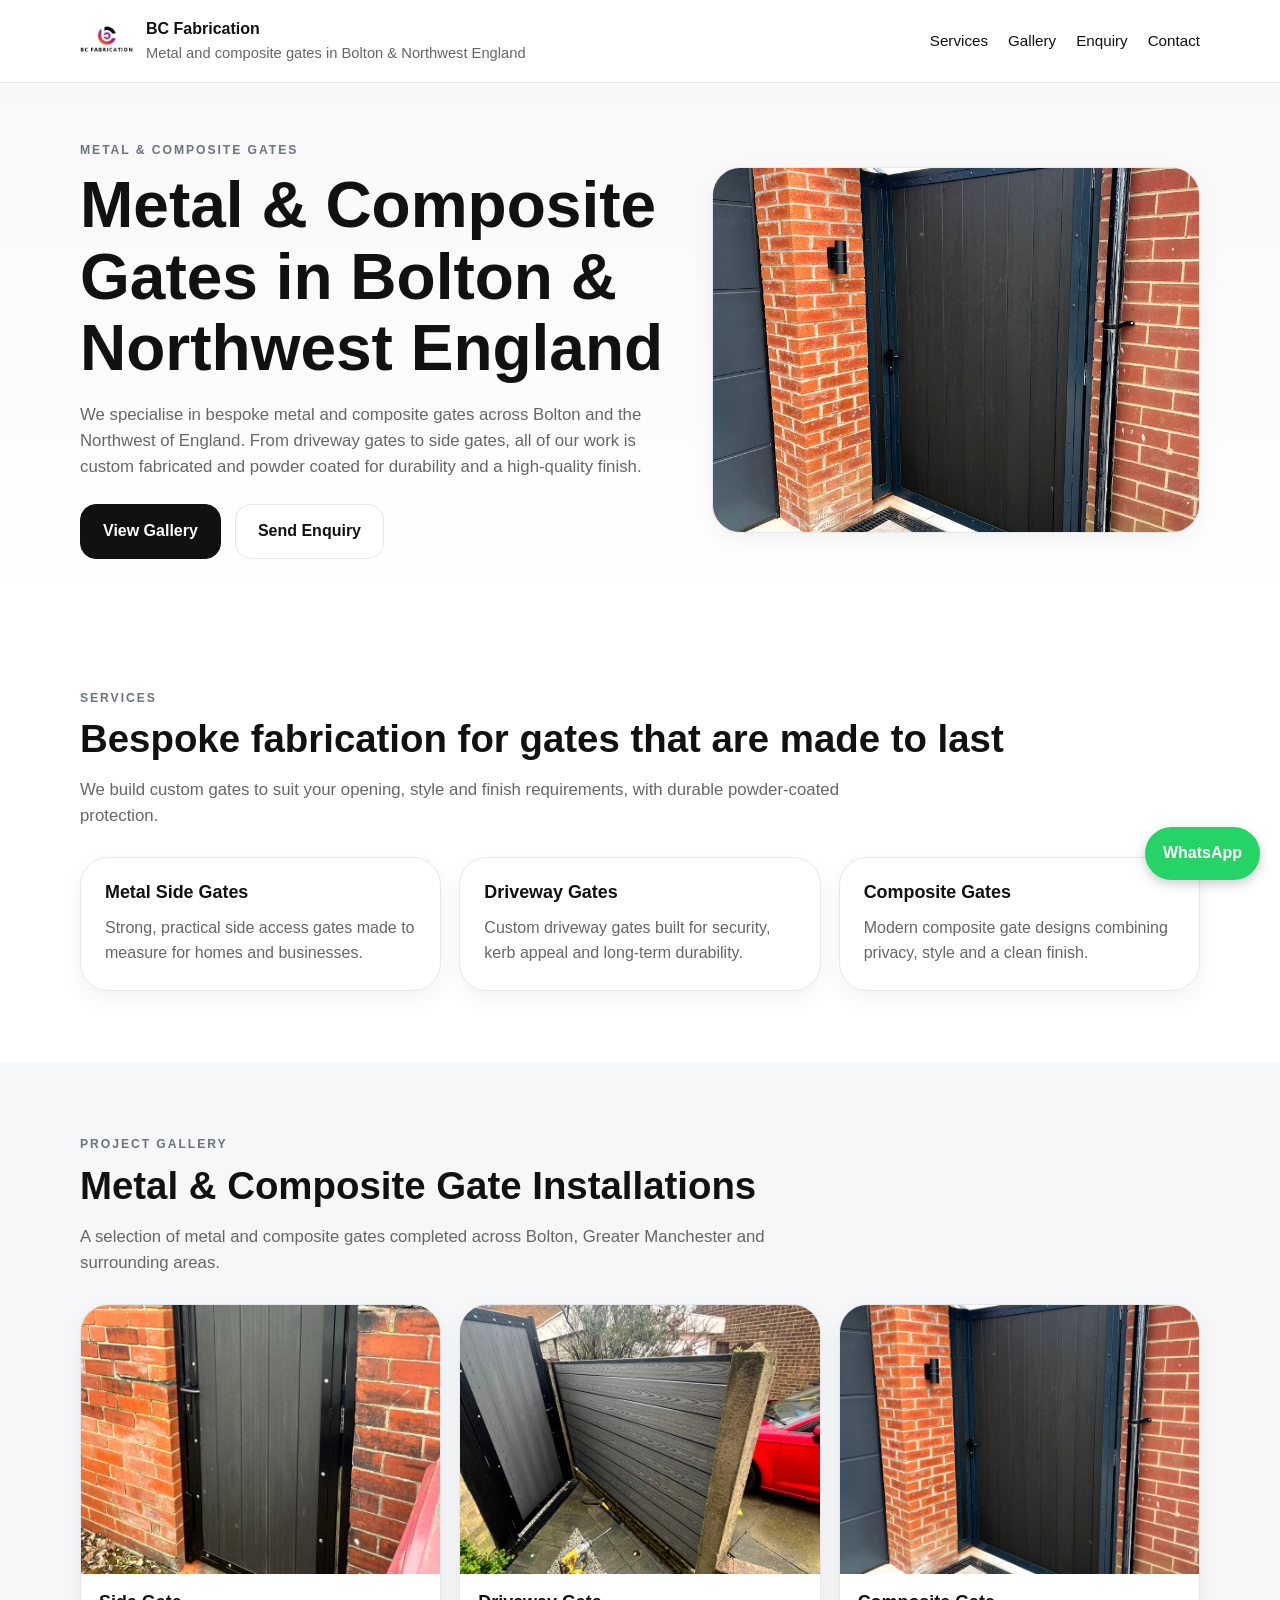
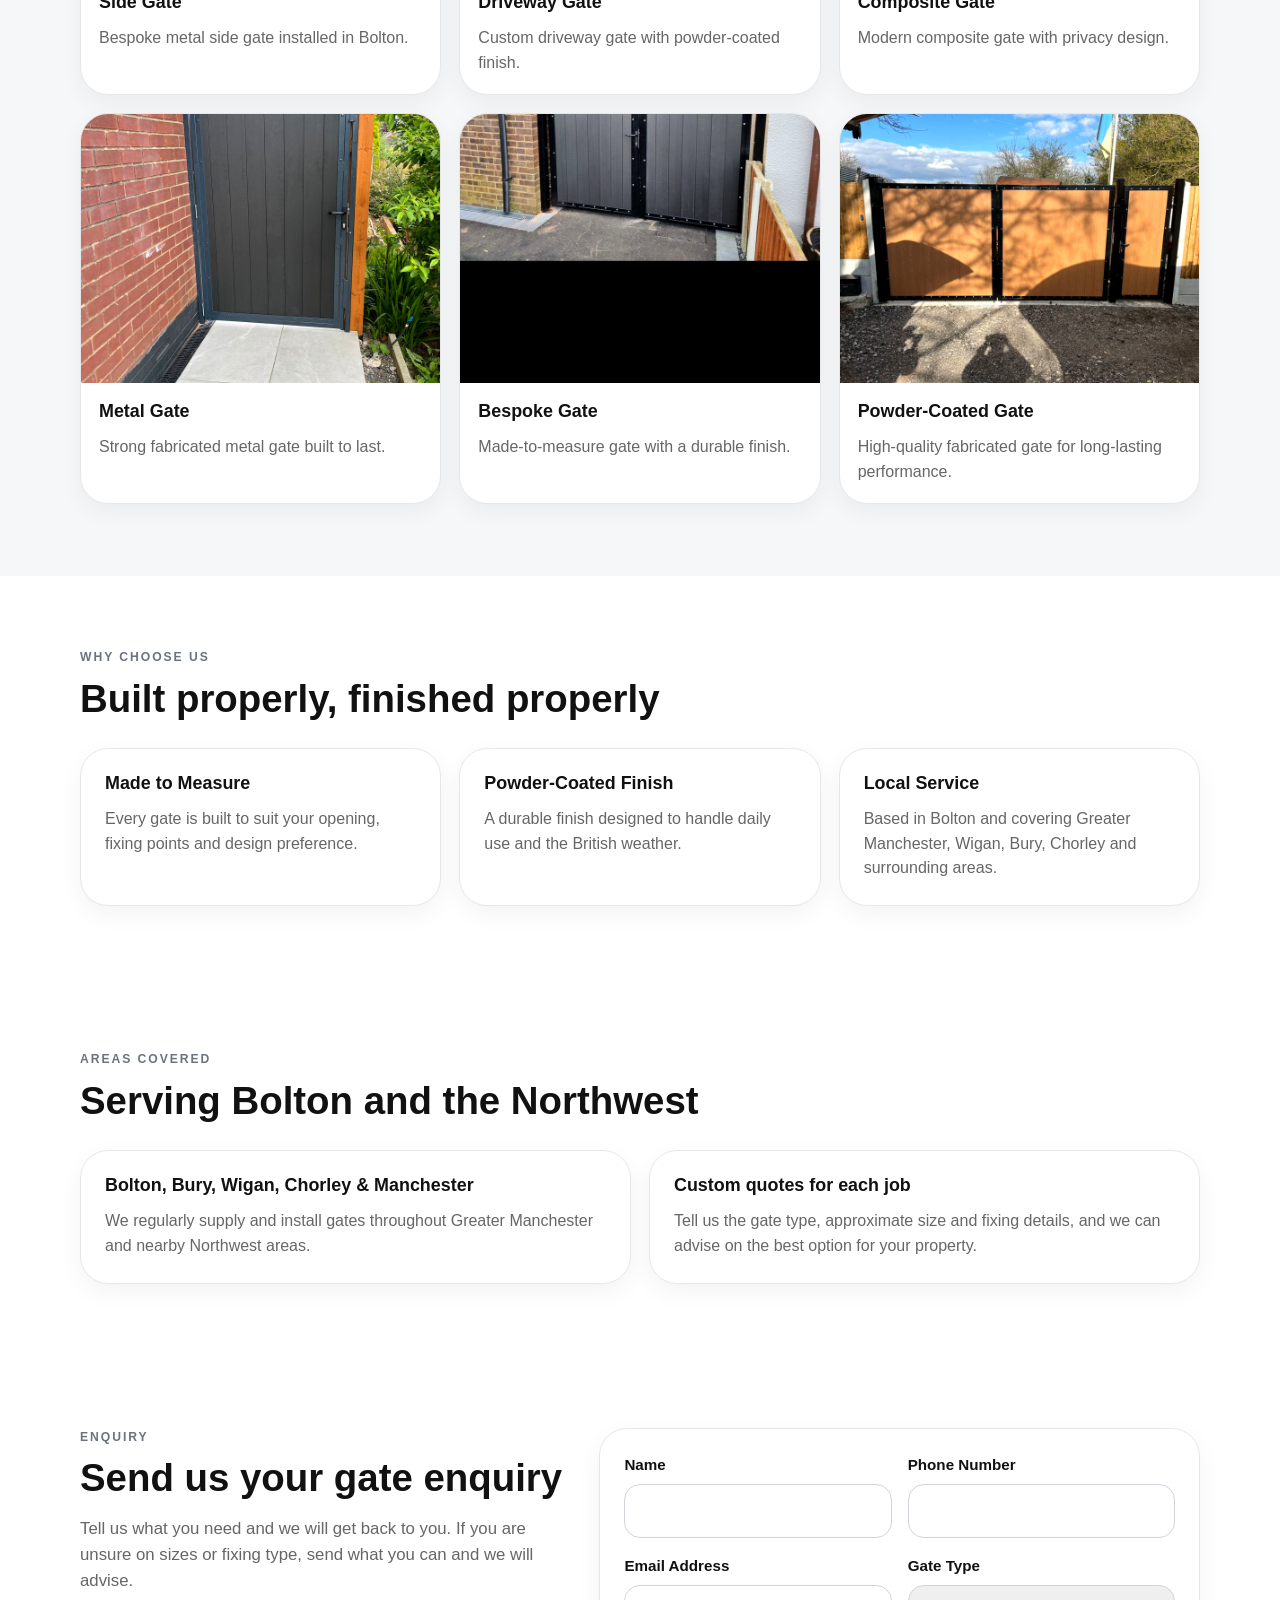
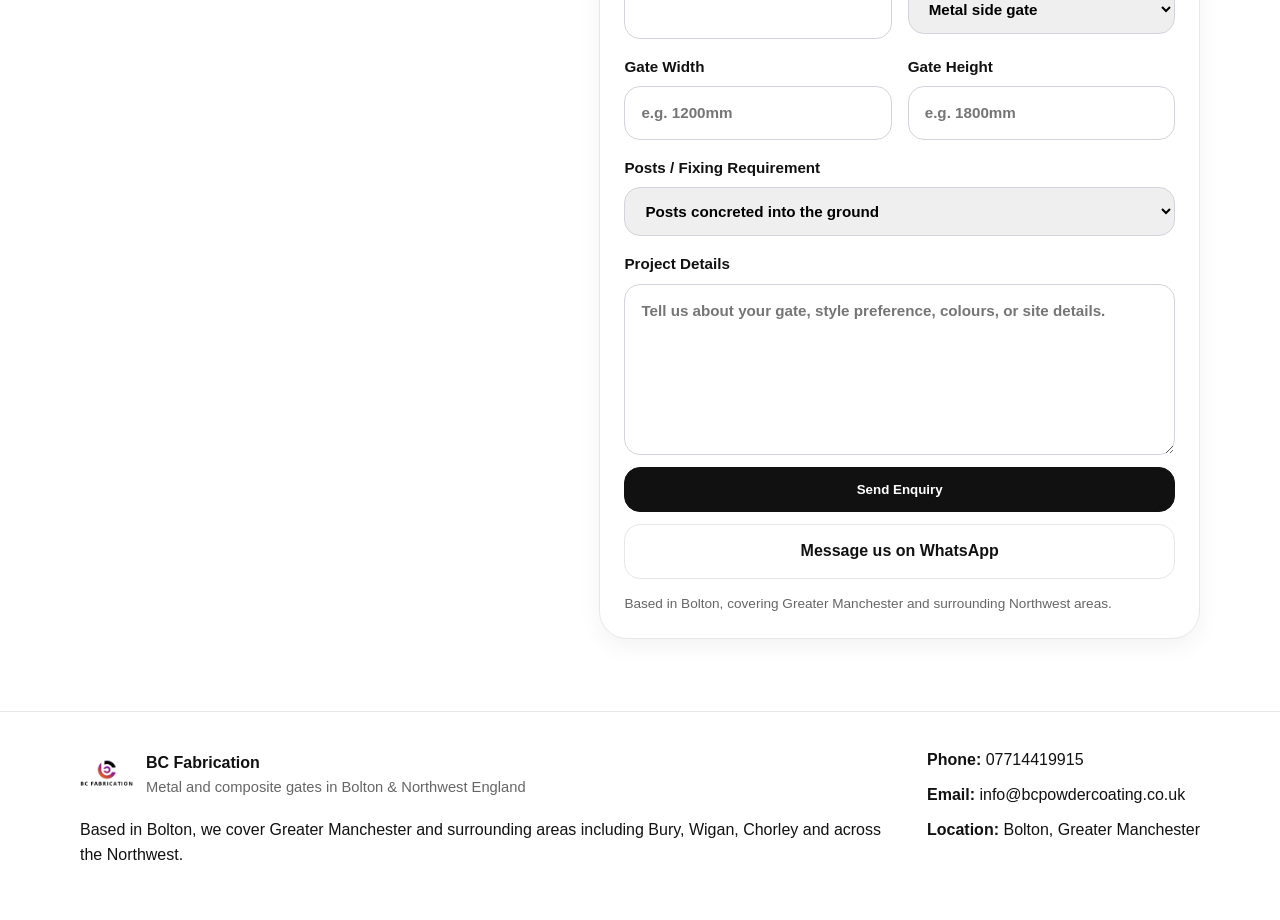
<file: index.html>
<!doctype html>
<html lang="en">
<head>
  <meta name="google-site-verification" content="Cmn-dmD35p4YEmpDcNXfQOdMS09CkMtO0Z_Y85QKth4">
  <meta charset="utf-8">
  <meta name="viewport" content="width=device-width,initial-scale=1">

  <title>Metal & Composite Gates in Bolton | BC Fabrication</title>
  <meta name="description" content="Bespoke metal and composite gates in Bolton and across the Northwest. Custom fabrication, driveway gates, side gates and powder coating services.">
  <meta name="keywords" content="metal gates Bolton, composite gates Northwest, driveway gates Manchester, fabrication Bolton, powder coated gates UK">

  <link rel="stylesheet" href="styles.css">
</head>
<body>
  <header class="site-header">
    <div class="container nav">
      <a class="brand" href="#top">
        <img src="assets/logo.jpg" alt="BC Fabrication logo">
        <div>
          <strong>BC Fabrication</strong>
          <span>Metal and composite gates in Bolton &amp; Northwest England</span>
        </div>
      </a>

      <nav class="site-nav">
        <a href="#services">Services</a>
        <a href="#gallery">Gallery</a>
        <a href="#enquiry">Enquiry</a>
        <a href="#contact">Contact</a>
      </nav>
    </div>
  </header>

  <main id="top">
    <section class="hero">
      <div class="container hero-grid">
        <div class="hero-copy">
          <p class="eyebrow">METAL &amp; COMPOSITE GATES</p>
          <h1>Metal &amp; Composite Gates in Bolton &amp; Northwest England</h1>
          <p class="lead">
            We specialise in bespoke metal and composite gates across Bolton and the Northwest of England.
            From driveway gates to side gates, all of our work is custom fabricated and powder coated for
            durability and a high-quality finish.
          </p>

          <div class="hero-actions">
            <a class="btn btn-dark" href="#gallery">View Gallery</a>
            <a class="btn btn-light" href="#enquiry">Send Enquiry</a>
          </div>
        </div>

        <div class="hero-card"><img src="assets/gallery-03.jpg" alt="BC Fabrication featured gate">
        </div>
      </div>
    </section>

    <section id="services" class="section">
      <div class="container">
        <p class="eyebrow">SERVICES</p>
        <h2>Bespoke fabrication for gates that are made to last</h2>
        <p class="section-intro">
          We build custom gates to suit your opening, style and finish requirements, with durable powder-coated protection.
        </p>

        <div class="cards three">
          <article class="card">
            <h3>Metal Side Gates</h3>
            <p>Strong, practical side access gates made to measure for homes and businesses.</p>
          </article>

          <article class="card">
            <h3>Driveway Gates</h3>
            <p>Custom driveway gates built for security, kerb appeal and long-term durability.</p>
          </article>

          <article class="card">
            <h3>Composite Gates</h3>
            <p>Modern composite gate designs combining privacy, style and a clean finish.</p>
          </article>
        </div>
      </div>
    </section>

    <section id="gallery" class="section section-alt">
      <div class="container">
        <p class="eyebrow">PROJECT GALLERY</p>
      <h2>Metal & Composite Gate Installations</h2>
        <p class="section-intro">
          A selection of metal and composite gates completed across Bolton, Greater Manchester and surrounding areas.
        </p>

        <div class="gallery" id="galleryGrid"></div>
      </div>
    </section>

    <section class="section">
      <div class="container">
        <p class="eyebrow">WHY CHOOSE US</p>
        <h2>Built properly, finished properly</h2>

        <div class="cards three">
          <article class="card">
            <h3>Made to Measure</h3>
            <p>Every gate is built to suit your opening, fixing points and design preference.</p>
          </article>

          <article class="card">
            <h3>Powder-Coated Finish</h3>
            <p>A durable finish designed to handle daily use and the British weather.</p>
          </article>

          <article class="card">
            <h3>Local Service</h3>
            <p>Based in Bolton and covering Greater Manchester, Wigan, Bury, Chorley and surrounding areas.</p>
          </article>
        </div>
      </div>
    </section>

    <section class="section">
      <div class="container">
        <p class="eyebrow">AREAS COVERED</p>
        <h2>Serving Bolton and the Northwest</h2>

        <div class="cards two">
          <article class="card">
            <h3>Bolton, Bury, Wigan, Chorley &amp; Manchester</h3>
            <p>We regularly supply and install gates throughout Greater Manchester and nearby Northwest areas.</p>
          </article>

          <article class="card">
            <h3>Custom quotes for each job</h3>
            <p>Tell us the gate type, approximate size and fixing details, and we can advise on the best option for your property.</p>
          </article>
        </div>
      </div>
    </section>

    <section id="enquiry" class="section enquiry-section">
      <div class="container enquiry-grid">
        <div>
          <p class="eyebrow">ENQUIRY</p>
          <h2>Send us your gate enquiry</h2>
          <p class="section-intro">
            Tell us what you need and we will get back to you. If you are unsure on sizes or fixing type, send what you can and we will advise.
          </p>
        </div>

        <form class="enquiry-form" name="gate-enquiry" method="POST" data-netlify="true" netlify>
          <input type="hidden" name="form-name" value="gate-enquiry">

          <div class="field-grid">
            <label>
              Name
              <input type="text" name="name" required>
            </label>

            <label>
              Phone Number
              <input type="tel" name="phone" required>
            </label>

            <label>
              Email Address
              <input type="email" name="email" required>
            </label>

            <label>
              Gate Type
              <select name="gate_type">
                <option>Metal side gate</option>
                <option>Composite side gate</option>
                <option>Metal driveway gate</option>
                <option>Composite driveway gate</option>
                <option>Not sure yet</option>
              </select>
            </label>

            <label>
              Gate Width
              <input type="text" name="width" placeholder="e.g. 1200mm">
            </label>

            <label>
              Gate Height
              <input type="text" name="height" placeholder="e.g. 1800mm">
            </label>

            <label class="full">
              Posts / Fixing Requirement
              <select name="fixing">
                <option>Posts concreted into the ground</option>
                <option>Fixed to existing concrete posts</option>
                <option>Fitted between brick walls</option>
                <option>Not sure - need advice</option>
              </select>
            </label>

            <label class="full">
              Project Details
              <textarea name="details" rows="6" placeholder="Tell us about your gate, style preference, colours, or site details."></textarea>
            </label>
          </div>

          <button class="btn btn-dark wide" type="submit">Send Enquiry</button>

          <a
            href="https://wa.me/447714419915?text=Hi%20I%20would%20like%20a%20quote%20for%20a%20gate"
            class="btn btn-light wide"
            target="_blank"
            rel="noopener noreferrer"
          >
            Message us on WhatsApp
          </a>

          <p class="fine-print">
            Based in Bolton, covering Greater Manchester and surrounding Northwest areas.
          </p>
        </form>
      </div>
    </section>
  </main>

  <footer id="contact" class="site-footer">
    <div class="container footer-grid">
      <div>
        <div class="brand footer-brand">
          <img src="assets/logo.jpg" alt="BC Fabrication logo">
          <div>
            <strong>BC Fabrication</strong>
            <span>Metal and composite gates in Bolton &amp; Northwest England</span>
          </div>
        </div>

        <p>
          Based in Bolton, we cover Greater Manchester and surrounding areas including Bury, Wigan,
          Chorley and across the Northwest.
        </p>
      </div>

      <div class="contact-list">
        <p><strong>Phone:</strong> <a href="tel:07714419915">07714419915</a></p>
        <p><strong>Email:</strong> <a href="mailto:info@bcpowdercoating.co.uk">info@bcpowdercoating.co.uk</a></p>
        <p><strong>Location:</strong> <span>Bolton, Greater Manchester</span></p>
      </div>
    </div>
  </footer>

  <a
    href="https://wa.me/447714419915?text=Hi%20I%20would%20like%20a%20quote%20for%20a%20gate"
    class="whatsapp-float"
    target="_blank"
    rel="noopener noreferrer"
  >
    WhatsApp
  </a>

  <script src="app.js"></script>
</body>
</html>
</file>
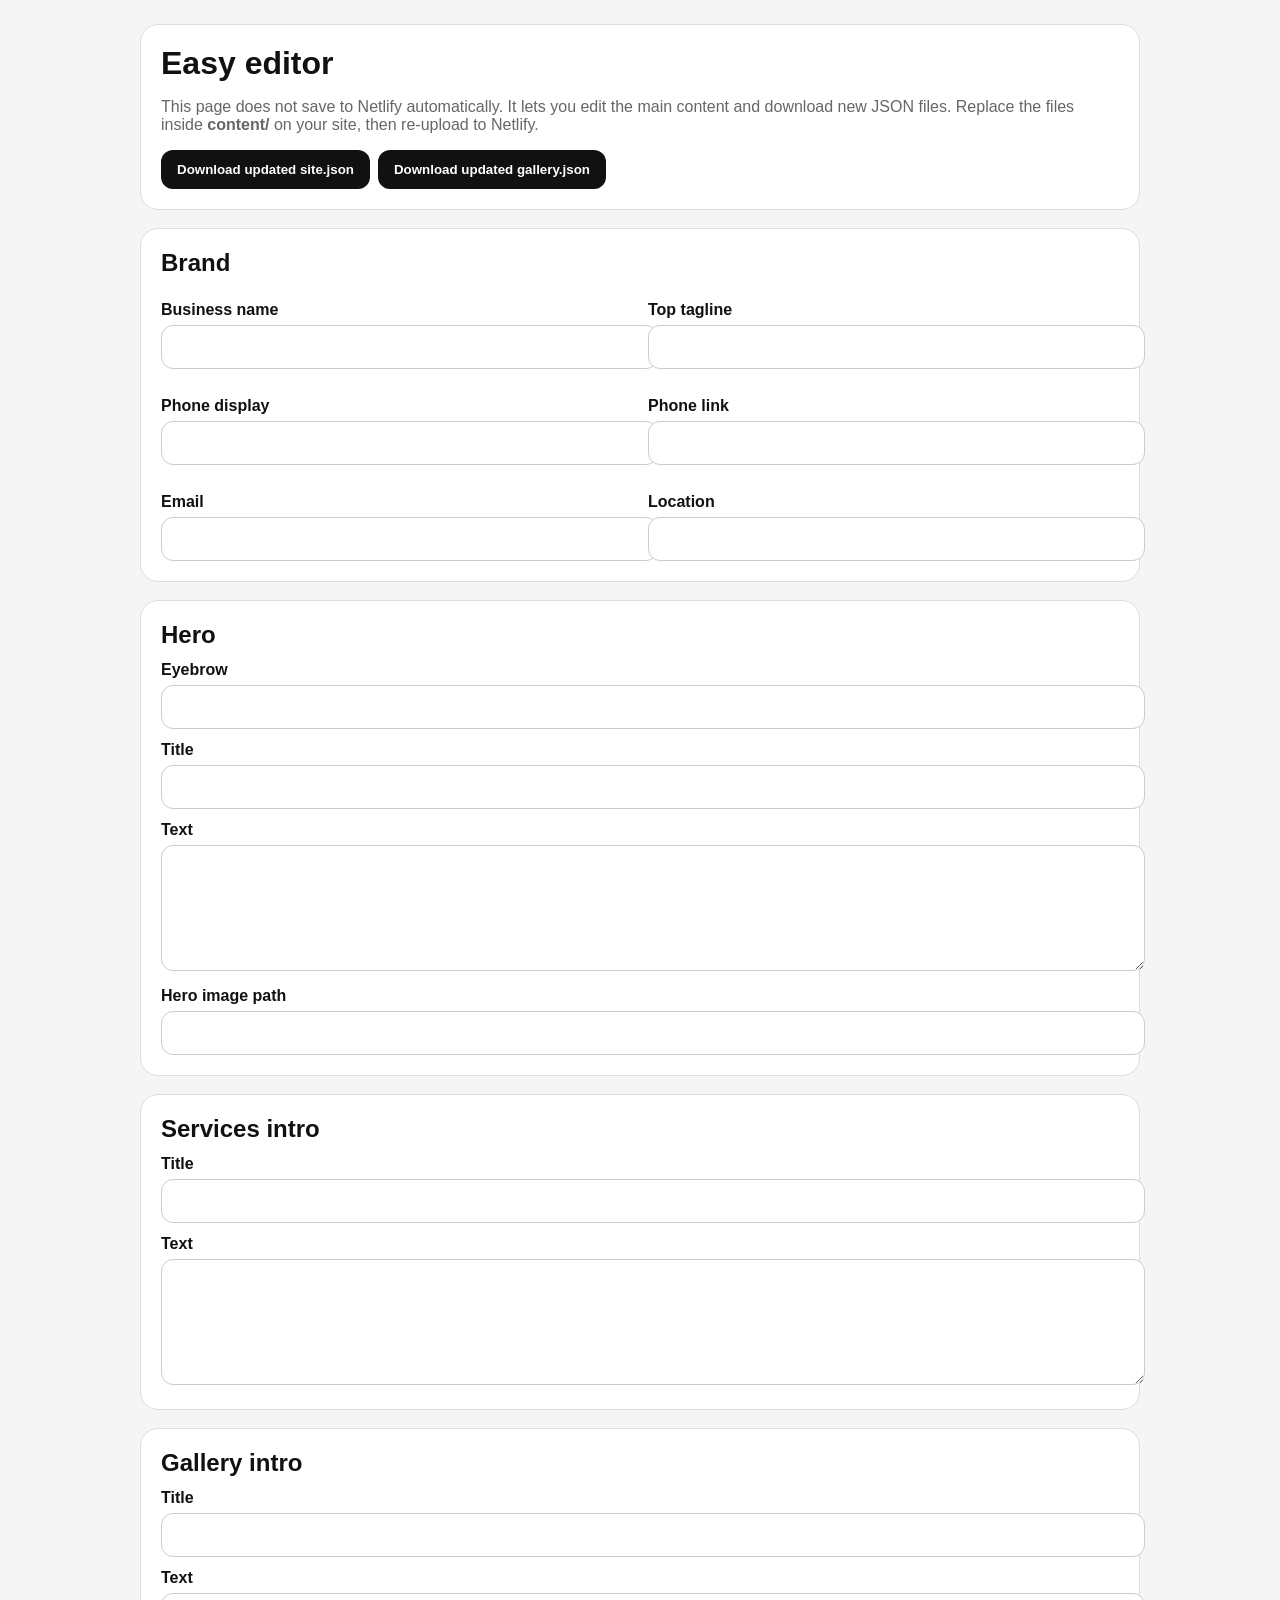
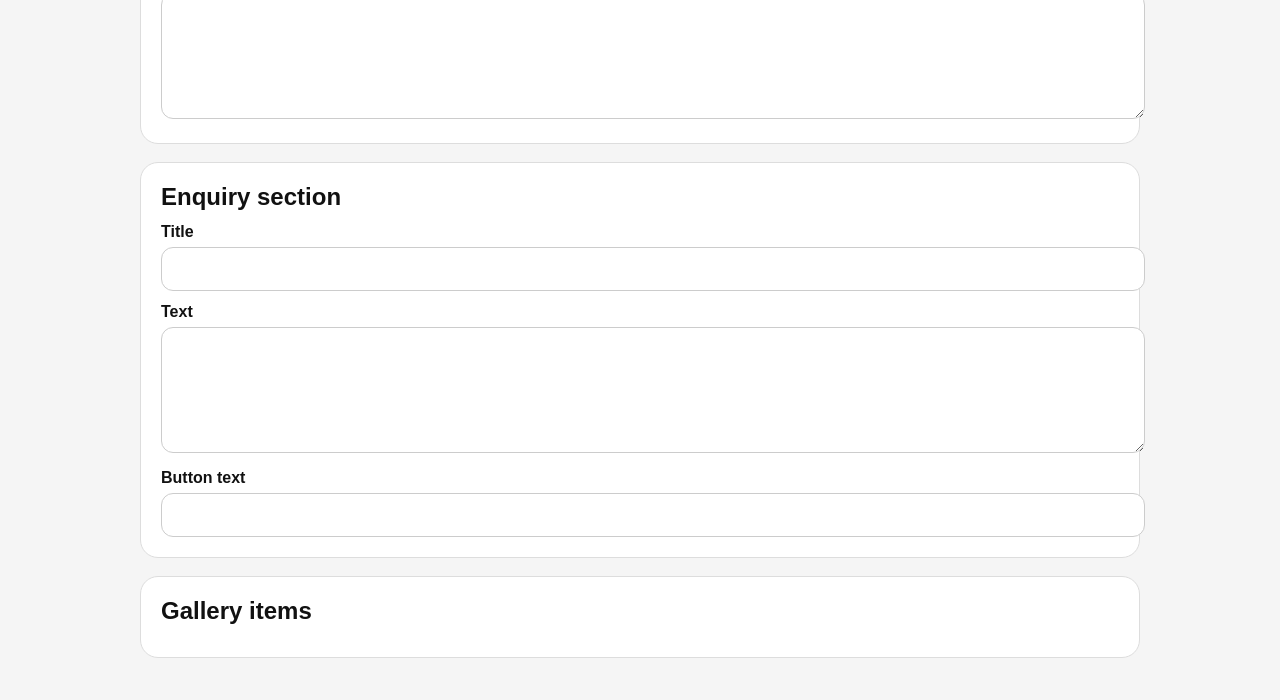
<file: editor.html>
<!doctype html><html lang="en"><head><meta charset="utf-8"><meta name="viewport" content="width=device-width,initial-scale=1"><title>BC Fabrication Easy Editor</title><style>body{font-family:Arial,sans-serif;margin:0;background:#f5f5f5;color:#111}.wrap{max-width:1000px;margin:0 auto;padding:24px}.card{background:#fff;border:1px solid #ddd;border-radius:18px;padding:20px;margin-bottom:18px}h1,h2{margin:0 0 12px}label{display:block;font-weight:700;margin:12px 0 6px}input,textarea{width:100%;padding:12px;border:1px solid #ccc;border-radius:12px;font:inherit}textarea{min-height:100px}.grid{display:grid;grid-template-columns:1fr 1fr;gap:16px}.row{display:grid;grid-template-columns:1fr 1fr;gap:12px;margin-bottom:12px}button{padding:12px 16px;border:0;border-radius:12px;background:#111;color:#fff;font-weight:700;cursor:pointer}.muted{color:#666}</style></head><body><div class="wrap"><div class="card"><h1>Easy editor</h1><p class="muted">This page does not save to Netlify automatically. It lets you edit the main content and download new JSON files. Replace the files inside <strong>content/</strong> on your site, then re-upload to Netlify.</p><button id="downloadSite">Download updated site.json</button><button id="downloadGallery" style="margin-left:8px;">Download updated gallery.json</button></div><div class="card"><h2>Brand</h2><div class="grid"><div><label>Business name</label><input id="brand_name"></div><div><label>Top tagline</label><input id="brand_tagline"></div><div><label>Phone display</label><input id="phone_display"></div><div><label>Phone link</label><input id="phone_link"></div><div><label>Email</label><input id="email"></div><div><label>Location</label><input id="location"></div></div></div><div class="card"><h2>Hero</h2><label>Eyebrow</label><input id="hero_eyebrow"><label>Title</label><input id="hero_title"><label>Text</label><textarea id="hero_text"></textarea><label>Hero image path</label><input id="hero_image"></div><div class="card"><h2>Services intro</h2><label>Title</label><input id="services_title"><label>Text</label><textarea id="services_text"></textarea></div><div class="card"><h2>Gallery intro</h2><label>Title</label><input id="gallery_title"><label>Text</label><textarea id="gallery_text"></textarea></div><div class="card"><h2>Enquiry section</h2><label>Title</label><input id="enquiry_title"><label>Text</label><textarea id="enquiry_text"></textarea><label>Button text</label><input id="enquiry_button"></div><div class="card"><h2>Gallery items</h2><div id="galleryItems"></div></div></div><script>let siteData=null,galleryData=null;function download(filename,text){const a=document.createElement('a');a.href=URL.createObjectURL(new Blob([text],{type:'application/json'}));a.download=filename;a.click();}function fill(){brand_name.value=siteData.brand.name;brand_tagline.value=siteData.brand.tagline;phone_display.value=siteData.brand.phone_display;phone_link.value=siteData.brand.phone_link;email.value=siteData.brand.email;location.value=siteData.brand.location;hero_eyebrow.value=siteData.hero.eyebrow;hero_title.value=siteData.hero.title;hero_text.value=siteData.hero.text;hero_image.value=siteData.hero.hero_image;services_title.value=siteData.services_intro.title;services_text.value=siteData.services_intro.text;gallery_title.value=siteData.gallery_intro.title;gallery_text.value=siteData.gallery_intro.text;enquiry_title.value=siteData.enquiry.title;enquiry_text.value=siteData.enquiry.text;enquiry_button.value=siteData.enquiry.button;galleryItems.innerHTML=galleryData.map((item,i)=>`<div class="row"><input data-i="${i}" data-k="title" value="${item.title}"><input data-i="${i}" data-k="src" value="${item.src}"><input data-i="${i}" data-k="description" value="${item.description}" style="grid-column:1/-1"></div>`).join('');}function collect(){siteData.brand.name=brand_name.value;siteData.brand.tagline=brand_tagline.value;siteData.brand.phone_display=phone_display.value;siteData.brand.phone_link=phone_link.value;siteData.brand.email=email.value;siteData.brand.location=location.value;siteData.hero.eyebrow=hero_eyebrow.value;siteData.hero.title=hero_title.value;siteData.hero.text=hero_text.value;siteData.hero.hero_image=hero_image.value;siteData.services_intro.title=services_title.value;siteData.services_intro.text=services_text.value;siteData.gallery_intro.title=gallery_title.value;siteData.gallery_intro.text=gallery_text.value;siteData.enquiry.title=enquiry_title.value;siteData.enquiry.text=enquiry_text.value;siteData.enquiry.button=enquiry_button.value;document.querySelectorAll('#galleryItems input').forEach(input=>{galleryData[Number(input.dataset.i)][input.dataset.k]=input.value;});}Promise.all([fetch('content/site.json').then(r=>r.json()),fetch('content/gallery.json').then(r=>r.json())]).then(([site,gallery])=>{siteData=site;galleryData=gallery;fill();});downloadSite.onclick=()=>{collect();download('site.json',JSON.stringify(siteData,null,2));};downloadGallery.onclick=()=>{collect();download('gallery.json',JSON.stringify(galleryData,null,2));};</script></body></html>
</file>
<file: styles.css>
:root{
  --bg:#ffffff;
  --text:#111111;
  --muted:#666666;
  --line:#e5e7eb;
  --soft:#f6f7f8;
  --dark:#111111;
}

*{
  box-sizing:border-box;
}

html{
  scroll-behavior:smooth;
}

body{
  margin:0;
  font-family:Arial,Helvetica,sans-serif;
  color:var(--text);
  background:var(--bg);
  line-height:1.55;
}

img{
  max-width:100%;
  display:block;
}

a{
  color:inherit;
  text-decoration:none;
}

.container{
  width:min(1120px,calc(100% - 32px));
  margin:0 auto;
}

.site-header{
  position:sticky;
  top:0;
  z-index:20;
  background:rgba(255,255,255,.95);
  backdrop-filter:blur(8px);
  border-bottom:1px solid var(--line);
}

.nav{
  display:flex;
  align-items:center;
  justify-content:space-between;
  padding:14px 0;
  gap:24px;
}

.brand{
  display:flex;
  align-items:center;
  gap:12px;
}

.brand img{
  width:54px;
  height:54px;
  object-fit:cover;
  border-radius:12px;
}

.brand strong{
  display:block;
  font-size:1rem;
}

.brand span{
  display:block;
  font-size:.92rem;
  color:var(--muted);
}

.site-nav{
  display:flex;
  gap:20px;
  flex-wrap:wrap;
}

.site-nav a{
  font-size:.95rem;
}

.hero{
  padding:58px 0;
  background:linear-gradient(180deg,#f8f8f8 0%,#ffffff 100%);
}

.hero-grid{
  display:grid;
  grid-template-columns:1.1fr .9fr;
  gap:36px;
  align-items:center;
}

.eyebrow{
  margin:0 0 10px;
  text-transform:uppercase;
  letter-spacing:.16em;
  font-size:.76rem;
  font-weight:700;
  color:#6b7280;
}

h1,h2,h3{
  line-height:1.12;
  margin:0 0 14px;
}

h1{
  font-size:clamp(2.4rem,5vw,4.2rem);
}

h2{
  font-size:clamp(1.8rem,3vw,2.8rem);
}

h3{
  font-size:1.12rem;
}

.lead,
.section-intro{
  font-size:1.05rem;
  color:var(--muted);
  max-width:760px;
}

.hero-actions{
  display:flex;
  gap:14px;
  flex-wrap:wrap;
  margin-top:24px;
}

.btn{
  display:inline-flex;
  align-items:center;
  justify-content:center;
  padding:14px 22px;
  border-radius:16px;
  font-weight:700;
  border:1px solid var(--line);
  cursor:pointer;
  transition:.2s ease;
}

.btn:hover{
  transform:translateY(-1px);
}

.btn-dark{
  background:var(--dark);
  color:#fff;
  border-color:var(--dark);
}

.btn-light{
  background:#fff;
}

.btn.wide{
  width:100%;
  margin-top:12px;
}

.hero-card,
.card,
.enquiry-form,
.gallery-card{
  border:1px solid var(--line);
  border-radius:28px;
  background:#fff;
  box-shadow:0 8px 24px rgba(0,0,0,.05);
}

.hero-card{
  overflow:hidden;
}

.hero-card img{
  width:100%;
  height:auto;
  display:block;
}

.section{
  padding:72px 0;
}

.section-alt{
  background:var(--soft);
}

.cards{
  display:grid;
  gap:18px;
  margin-top:28px;
}

.cards.three{
  grid-template-columns:repeat(3,1fr);
}

.cards.two{
  grid-template-columns:repeat(2,1fr);
}

.card{
  padding:24px;
}

.card p{
  margin:0;
  color:var(--muted);
}

.gallery{
  display:grid;
  grid-template-columns:repeat(3,1fr);
  gap:18px;
  margin-top:28px;
}

.gallery-card{
  overflow:hidden;
}

.gallery-card img{
  width:100%;
  height:auto;
  display:block;
  background:#f3f4f6;
}

.gallery-copy{
  padding:18px;
}

.gallery-copy p{
  margin:0;
  color:var(--muted);
}

.enquiry-section{
  background:#ffffff;
}

.enquiry-grid{
  display:grid;
  grid-template-columns:.9fr 1.1fr;
  gap:28px;
  align-items:start;
}

.enquiry-form{
  padding:24px;
}

.field-grid{
  display:grid;
  grid-template-columns:repeat(2,1fr);
  gap:16px;
}

label{
  display:flex;
  flex-direction:column;
  gap:8px;
  font-weight:700;
  font-size:.95rem;
}

input,
select,
textarea{
  width:100%;
  padding:14px 16px;
  border-radius:16px;
  border:1px solid #d1d5db;
  font:inherit;
}

textarea{
  resize:vertical;
}

.full{
  grid-column:1/-1;
}

.fine-print{
  font-size:.85rem;
  color:var(--muted);
  margin:14px 0 0;
}

.site-footer{
  border-top:1px solid var(--line);
  padding:36px 0;
  background:#fff;
}

.footer-grid{
  display:grid;
  grid-template-columns:1fr auto;
  gap:24px;
  align-items:start;
}

.footer-brand{
  margin-bottom:12px;
}

.contact-list p{
  margin:0 0 10px;
}

.whatsapp-float{
  position:fixed;
  bottom:20px;
  right:20px;
  background:#25D366;
  color:white;
  padding:14px 18px;
  border-radius:50px;
  font-weight:bold;
  box-shadow:0 4px 12px rgba(0,0,0,0.2);
  z-index:999;
  text-decoration:none;
}

@media (max-width: 920px){
  .hero-grid,
  .enquiry-grid,
  .cards.three,
  .cards.two,
  .gallery,
  .footer-grid{
    grid-template-columns:1fr;
  }

  .site-nav{
    display:none;
  }

  .field-grid{
    grid-template-columns:1fr;
  }
}
</file>
